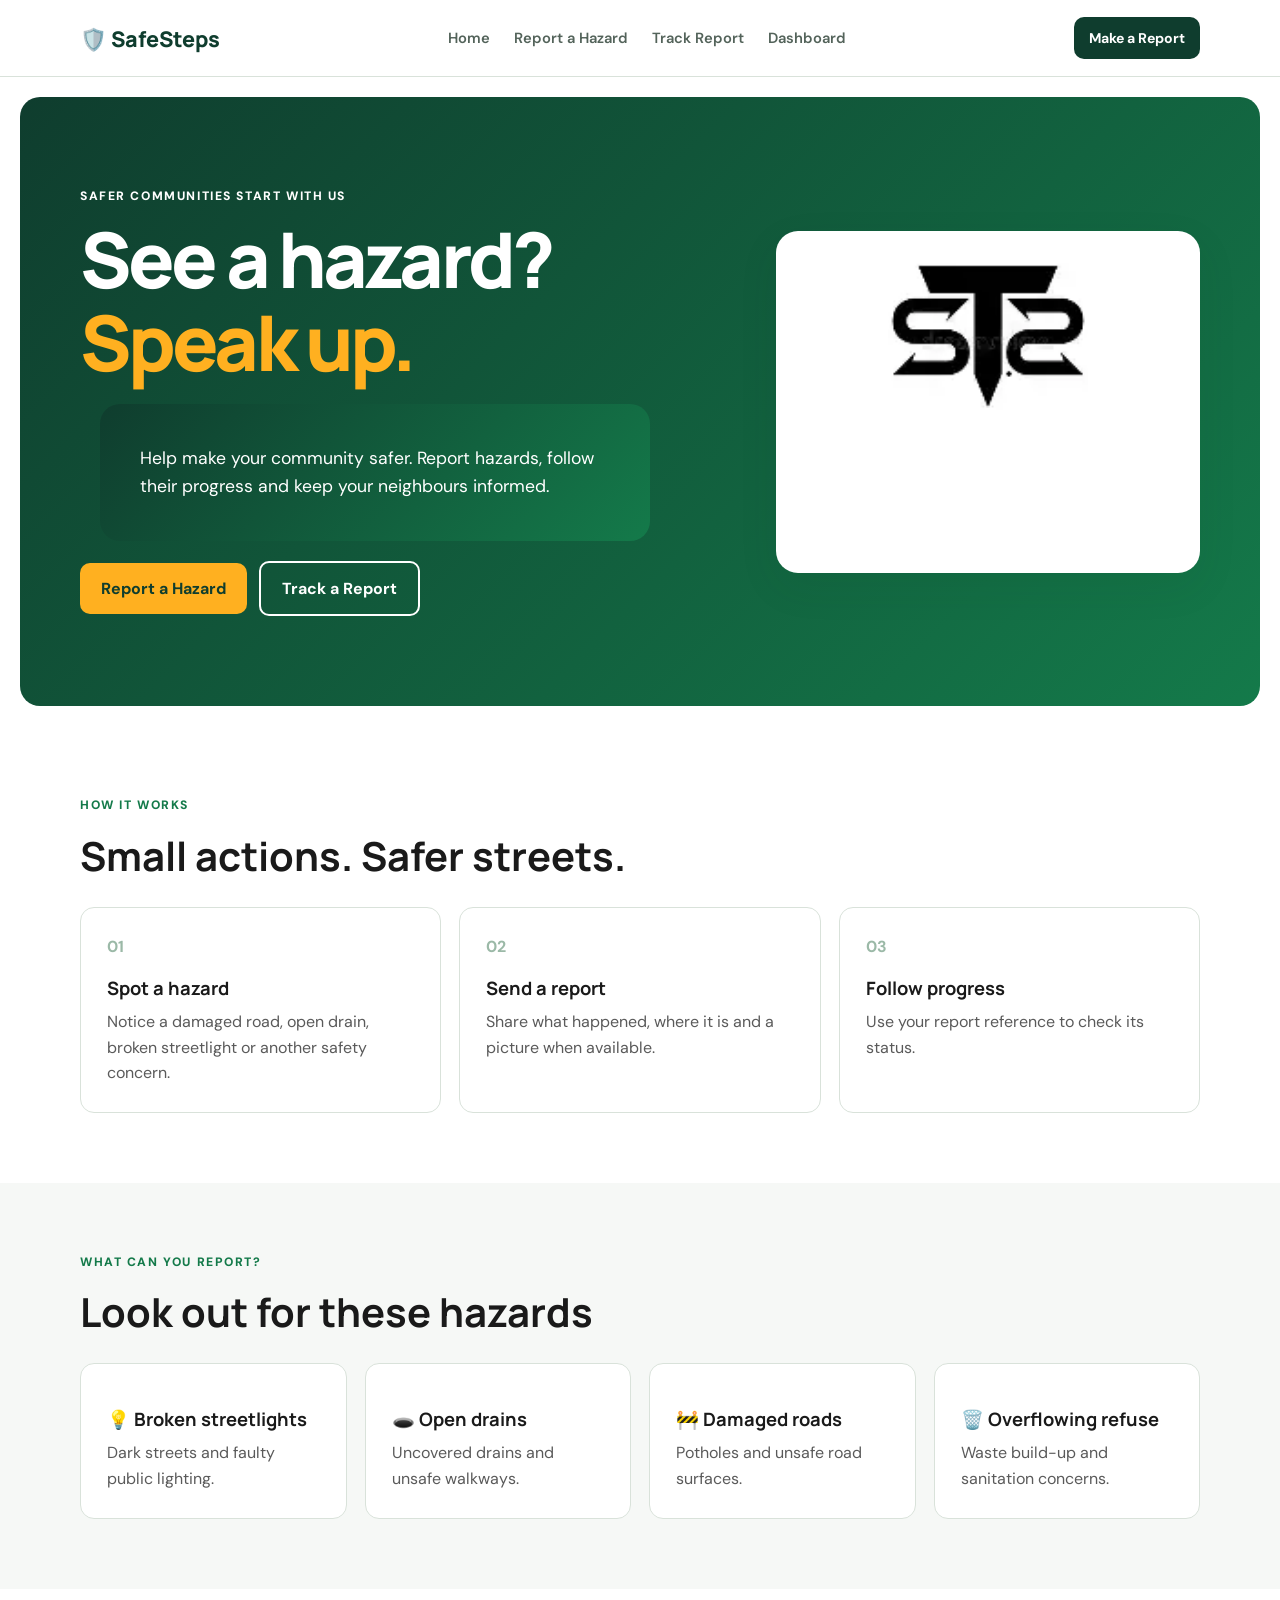
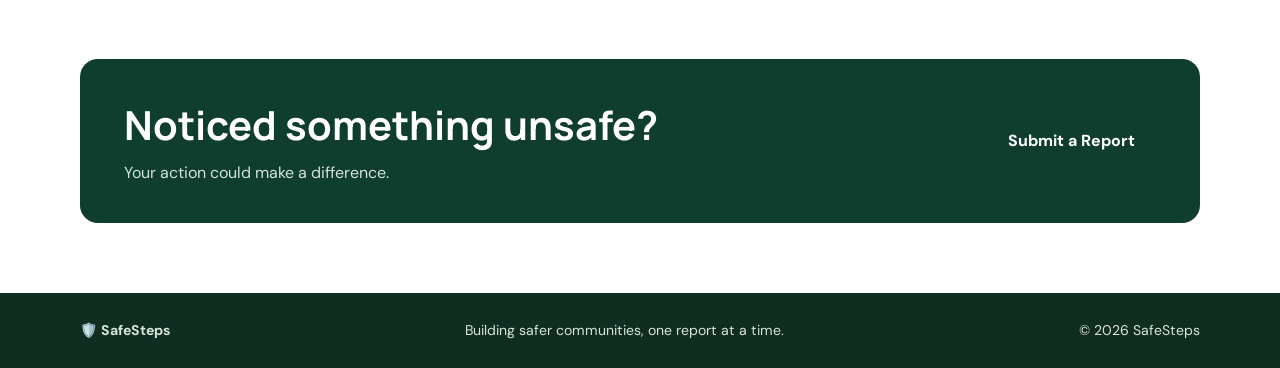
<file: index.html>
<!DOCTYPE html>
<html lang="en">
<head>
  <meta charset="UTF-8">
  <meta name="viewport" content="width=device-width, initial-scale=1.0">
  <title>SafeSteps | Community Hazard Reporting</title>
  <link rel="stylesheet" href="css/design.css">
</head>
<body>

  <header class="site-header">
    <nav class="container navbar">
      <a class="logo" href="index.html">🛡️ SafeSteps</a>
      <ul class="nav-links">
        <li><a href="index.html">Home</a></li>
        <li><a href="reports.html">Report a Hazard</a></li>
        <li><a href="track.html">Track Report</a></li>
        <li><a href="dashboard.html">Dashboard</a></li>
      </ul>
      <a class="button small" href="reports.html">Make a Report</a>
    </nav>
  </header>

  <main>
    <!-- HERO -->
    <section class="hero">
      <div class="container hero-inner">
        <div>
          <p class="eyebrow">SAFER COMMUNITIES START WITH US</p>
          <h1>See a hazard?<br><span>Speak up.</span></h1>
          <p class="intro">Help make your community safer. Report hazards, follow their progress and keep your neighbours informed.</p>
          <a class="button" href="reports.html">Report a Hazard</a>
          <a class="button outline" href="track.html">Track a Report</a>
        </div>

        <div class="hero-box">
          <img src="images/logo.png" alt="SafeSteps Logo" class="hero-logo">
          <h2>A safer neighbourhood takes all of us.</h2>
          <p>Notice it. Report it. Track it.</p>
        </div>
      </div>
    </section>

    <!-- HOW IT WORKS -->
    <section class="section container">
      <p class="eyebrow">HOW IT WORKS</p>
      <h2>Small actions. Safer streets.</h2>

      <div class="cards">
        <article class="card">
          <b>01</b>
          <h3>Spot a hazard</h3>
          <p>Notice a damaged road, open drain, broken streetlight or another safety concern.</p>
        </article>

        <article class="card">
          <b>02</b>
          <h3>Send a report</h3>
          <p>Share what happened, where it is and a picture when available.</p>
        </article>

        <article class="card">
          <b>03</b>
          <h3>Follow progress</h3>
          <p>Use your report reference to check its status.</p>
        </article>
      </div>
    </section>

    <!-- WHAT CAN YOU REPORT -->
    <section class="section soft">
      <div class="container">
        <p class="eyebrow">WHAT CAN YOU REPORT?</p>
        <h2>Look out for these hazards</h2>

        <div class="cards four">
          <article class="card">
            <h3>💡 Broken streetlights</h3>
            <p>Dark streets and faulty public lighting.</p>
          </article>

          <article class="card">
            <h3>🕳️ Open drains</h3>
            <p>Uncovered drains and unsafe walkways.</p>
          </article>

          <article class="card">
            <h3>🚧 Damaged roads</h3>
            <p>Potholes and unsafe road surfaces.</p>
          </article>

          <article class="card">
            <h3>🗑️ Overflowing refuse</h3>
            <p>Waste build-up and sanitation concerns.</p>
          </article>
        </div>
      </div>
    </section>

    <!-- CALLOUT -->
    <section class="container callout">
      <div>
        <h2>Noticed something unsafe?</h2>
        <p>Your action could make a difference.</p>
      </div>
      <a class="button light" href="reports.html">Submit a Report</a>
    </section>
  </main>

  <footer>
    <div class="container footer">
      <strong>🛡️ SafeSteps</strong>
      <span>Building safer communities, one report at a time.</span>
      <span>© 2026 SafeSteps</span>
    </div>
  </footer>
<script src="script.js"></script>
</body>
</html>
</file>
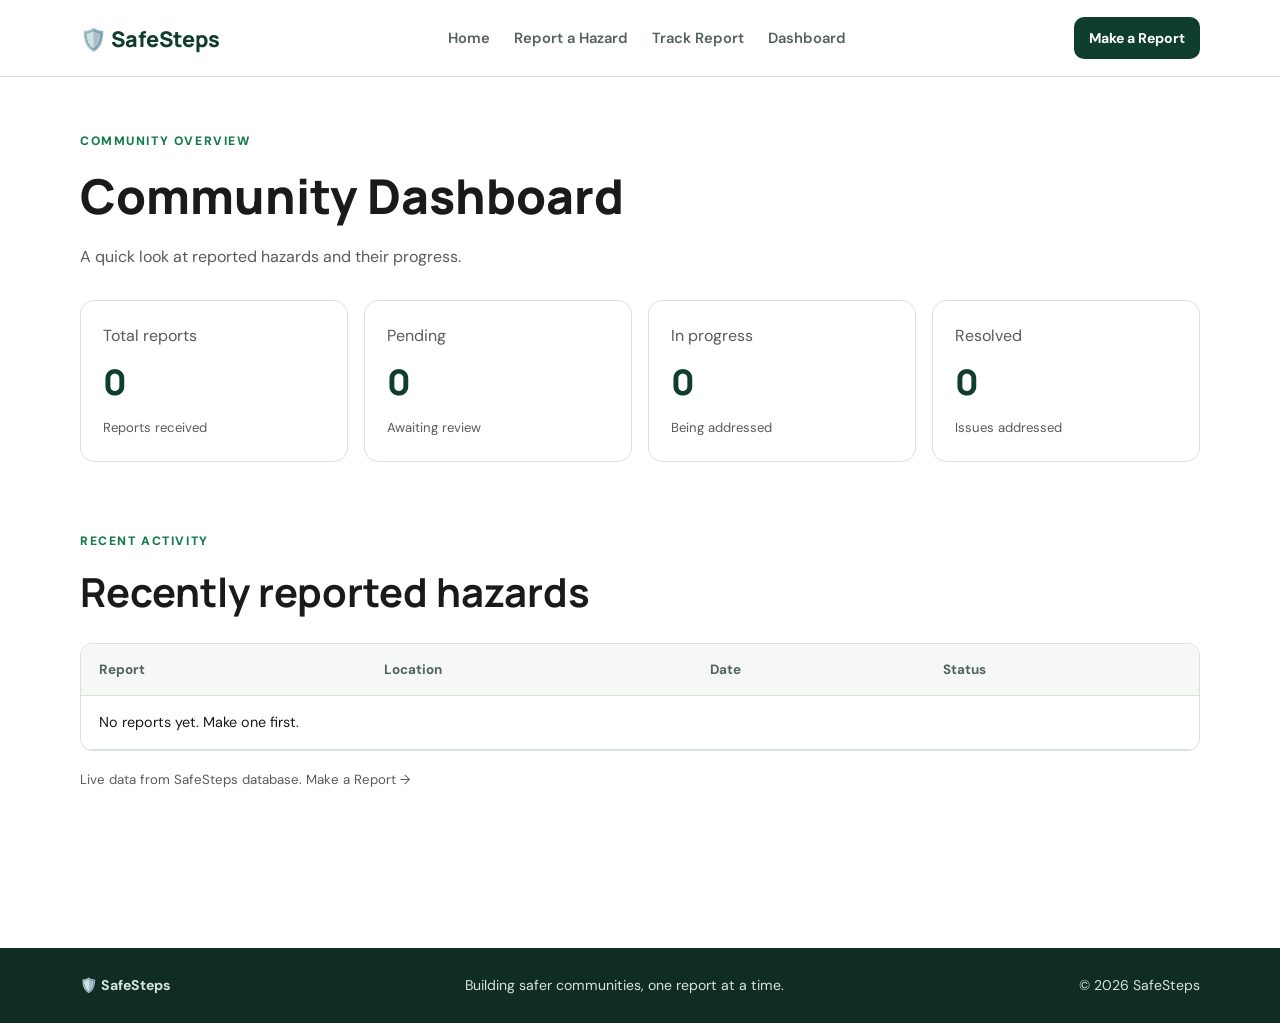
<file: dashboard.html>
<!DOCTYPE html>
<html lang="en">
<head>
  <meta charset="UTF-8">
  <meta name="viewport" content="width=device-width, initial-scale=1.0">
  <title>Dashboard | SafeSteps</title>
  <link rel="stylesheet" href="css/design.css">
</head>
<body>

  <header class="site-header">
    <nav class="container navbar">
      <a class="logo" href="index.html">🛡️ SafeSteps</a>
      <ul class="nav-links">
        <li><a href="index.html">Home</a></li>
        <li><a href="reports.html">Report a Hazard</a></li>
        <li><a href="track.html">Track Report</a></li>
        <li><a href="dashboard.html">Dashboard</a></li>
      </ul>
      <a class="button small" href="reports.html">Make a Report</a>
    </nav>
  </header>

  <main class="container page">
    <p class="eyebrow">COMMUNITY OVERVIEW</p>
    <h1>Community Dashboard</h1>
    <p class="muted">A quick look at reported hazards and their progress.</p>

    <div class="stats">
      <article class="stat">
        <p>Total reports</p>
        <strong id="totalCount">...</strong>
        <span>Reports received</span>
      </article>
      <article class="stat">
        <p>Pending</p>
        <strong id="pendingCount">...</strong>
        <span>Awaiting review</span>
      </article>
      <article class="stat">
        <p>In progress</p>
        <strong id="progressCount">...</strong>
        <span>Being addressed</span>
      </article>
      <article class="stat">
        <p>Resolved</p>
        <strong id="resolvedCount">...</strong>
        <span>Issues addressed</span>
      </article>
    </div>

    <section class="section">
      <p class="eyebrow">RECENT ACTIVITY</p>
      <h2>Recently reported hazards</h2>
      <div class="table-wrap">
        <table>
          <thead>
            <tr>
              <th>Report</th>
              <th>Location</th>
              <th>Date</th>
              <th>Status</th>
            </tr>
          </thead>
          <tbody id="reportsTable">
            <tr><td colspan="4">Loading live reports...</td></tr>
          </tbody>
        </table>
      </div>
      <p class="hint">Live data from SafeSteps database. <a href="reports.html">Make a Report →</a></p>
    </section>
  </main>

  <footer>
    <div class="container footer">
      <strong>🛡️ SafeSteps</strong>
      <span>Building safer communities, one report at a time.</span>
      <span>© 2026 SafeSteps</span>
    </div>
  </footer>

<script>
async function loadDashboard() {
  try {
    const res = await fetch('get_reports.php');
    const data = await res.json();
    if (!data.success) throw new Error('Failed');
    // ... your existing code to fill counts/table ...
  } catch(e) {
    // Fallback: use reports saved in browser
    const reports = JSON.parse(localStorage.getItem('safesteps_reports') || '[]');
    document.getElementById('totalCount').textContent = reports.length;
    document.getElementById('pendingCount').textContent = reports.filter(r=>r.status==='Pending').length;
    document.getElementById('progressCount').textContent = reports.filter(r=>r.status==='In Progress').length;
    document.getElementById('resolvedCount').textContent = reports.filter(r=>r.status==='Resolved').length;
    const tbody = document.getElementById('reportsTable');
    if (reports.length === 0) {
      tbody.innerHTML = '<tr><td colspan="4">No reports yet. Make one first.</td></tr>';
      return;
    }
    tbody.innerHTML = reports.map(r => `<tr><td>${r.title}<br><small>${r.id}</small></td><td>-</td><td>${r.date}</td><td><span class="status">${r.status}</span></td></tr>`).join('');
  }
}
loadDashboard();
</script>
</body>
</html>
</file>
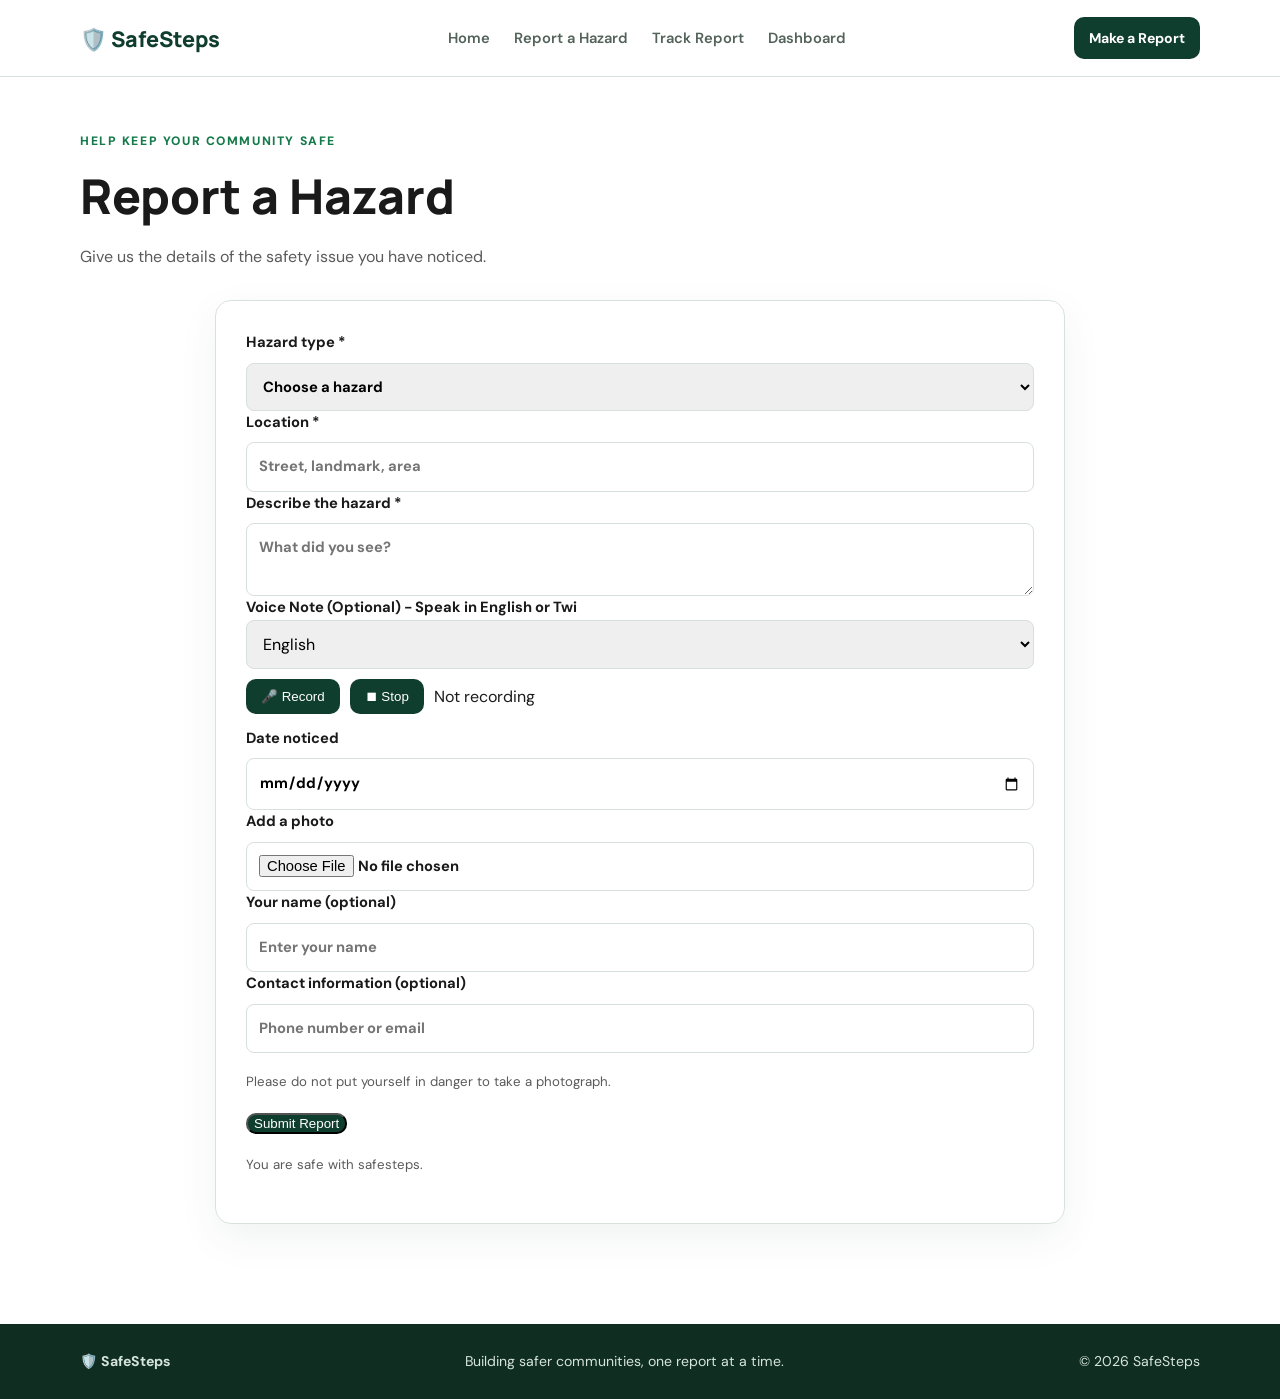
<file: reports.html>
<!DOCTYPE html>
<html lang="en">
<head>
  <meta charset="UTF-8">
  <meta name="viewport" content="width=device-width, initial-scale=1.0">
  <title>Report a Hazard | SafeSteps</title>
  <link rel="stylesheet" href="css/design.css">
</head>
<body>

  <header class="site-header">
    <nav class="container navbar">
      <a class="logo" href="index.html">🛡️ SafeSteps</a>
      <ul class="nav-links">
        <li><a href="index.html">Home</a></li>
        <li><a href="reports.html">Report a Hazard</a></li>
        <li><a href="track.html">Track Report</a></li>
        <li><a href="dashboard.html">Dashboard</a></li>
      </ul>
      <a class="button small" href="reports.html">Make a Report</a>
    </nav>
  </header>

  <main class="container page">
    <p class="eyebrow">HELP KEEP YOUR COMMUNITY SAFE</p>
    <h1>Report a Hazard</h1>
    <p class="muted">Give us the details of the safety issue you have noticed.</p>

      <form class="form" id="reportForm">

        <label>
          Hazard type *
         <select id="hazardType" name="hazard_type" required>
            <option value="">Choose a hazard</option>
            <option>Broken streetlight</option>
            <option>Open drain</option>
            <option>Damaged road</option>
            <option>Overflowing refuse</option>
            <option>Fallen electric pole</option>
            <option>Flood-prone area</option>
            <option>Other</option>
          </select>
        </label>

        <label>
          Location *
          <input id="location" name="location" type="text" placeholder="Street, landmark, area" required>
        </label>

        <label class="wide">
          Describe the hazard *
          <textarea id="description" name="description" placeholder="What did you see?" required></textarea>
        </label>

        <div class="form-group">
          <label>Voice Note (Optional) - Speak in English or Twi</label>
          <select id="spokenLanguage" name="spoken_language">
            <option value="English">English</option>
            <option value="Twi">Twi</option>
          </select>
          <div style="margin-top:10px; display:flex; gap:10px; align-items:center;">
            <button type="button" id="recordBtn" style="background:#e63946; color:white; border:none; padding:10px 15px; border-radius:8px; cursor:pointer;">🎤 Record</button>
            <button type="button" id="stopBtn" disabled style="background:#333; color:white; border:none; padding:10px 15px; border-radius:8px; cursor:pointer;">⏹ Stop</button>
            <span id="recordStatus">Not recording</span>
          </div>
          <audio id="audioPlayback" controls style="display:none; margin-top:10px; width:100%;"></audio>
          <p id="voiceNoteInfo" style="font-size:13px; color:green;"></p>
        </div>

        <label>
          Date noticed
          <input id="dateNoticed" name="date" type="date">
        </label>

        <label>
          Add a photo
          <input name="photo" type="file" accept="image/*">
        </label>

        <label>
          Your name (optional)
          <input id="reporterName" name="reporter_name" type="text" placeholder="Enter your name">
        </label>

        <label>
          Contact information (optional)
          <input name="contact" type="text" placeholder="Phone number or email">
        </label>

      <p class="hint">Please do not put yourself in danger to take a photograph.</p>
      <button id="submitBtn" type="submit">Submit Report</button>
      <p class="hint">You are safe with safesteps.</p>
      <div id="submitResult" style="margin-top:15px; display:none; padding:15px; border-radius:10px; background:#e8f5e9;"></div>
    </form>
  </main>

  <footer>
    <div class="container footer">
      <strong>🛡️ SafeSteps</strong>
      <span>Building safer communities, one report at a time.</span>
      <span>© 2026 SafeSteps</span>
    </div>
  </footer>

<script>
let mediaRecorder;
let audioChunks = [];
let audioBlob = null;
const recordBtn = document.getElementById('recordBtn');
const stopBtn = document.getElementById('stopBtn');
const recordStatus = document.getElementById('recordStatus');
const audioPlayback = document.getElementById('audioPlayback');
const voiceNoteInfo = document.getElementById('voiceNoteInfo');
recordBtn.onclick = async () => {
  try {
    const stream = await navigator.mediaDevices.getUserMedia({ audio: true });
    mediaRecorder = new MediaRecorder(stream);
    audioChunks = [];
    mediaRecorder.ondataavailable = e => audioChunks.push(e.data);
    mediaRecorder.onstop = () => {
      audioBlob = new Blob(audioChunks, { type: 'audio/webm' });
      audioPlayback.src = URL.createObjectURL(audioBlob);
      audioPlayback.style.display = 'block';
      voiceNoteInfo.textContent = "Voice note recorded in " + document.getElementById('spokenLanguage').value + " - ready to submit.";
    };
    mediaRecorder.start();
    recordStatus.textContent = "🔴 Recording... Speak now in " + document.getElementById('spokenLanguage').value;
    recordBtn.disabled = true;
    stopBtn.disabled = false;
  } catch (err) { alert("Please allow microphone access to record voice note."); }
};
stopBtn.onclick = () => {
  mediaRecorder.stop();
  recordStatus.textContent = "Recording stopped. Listen below.";
  recordBtn.disabled = false;
  stopBtn.disabled = true;
};

// SUBMIT - try server first, fallback to localStorage so it works on Render
document.getElementById('reportForm').addEventListener('submit', async (e) => {
  e.preventDefault();
  const btn = document.getElementById('submitBtn');
  const resultDiv = document.getElementById('submitResult');
  btn.disabled = true; btn.textContent = 'Submitting...';
  const formData = new FormData(e.target);

  const saveLocal = () => {
    const ref = 'ST-' + Math.floor(1000 + Math.random() * 9000);
    const reports = JSON.parse(localStorage.getItem('safesteps_reports') || '[]');
    reports.push({
      id: ref,
      reference_number: ref,
      title: document.getElementById('hazardType').value,
      hazard_type: document.getElementById('hazardType').value,
      location: document.getElementById('location').value,
      description: document.getElementById('description').value,
      desc: document.getElementById('description').value,
      status: 'Pending',
      date: new Date().toLocaleDateString(),
      created_at: new Date().toISOString()
    });
    localStorage.setItem('safesteps_reports', JSON.stringify(reports));
    return ref;
  };

  try {
    const res = await fetch('submit.php', { method: 'POST', body: formData });
    const data = await res.json();
    if (data.success) {
      resultDiv.style.display = 'block';
      resultDiv.style.background = '#e8f5e9';
      resultDiv.innerHTML = `<h3>✅ Report Submitted!</h3><p>Your reference number is: <b style="font-size:18px;">${data.reference_number}</b></p><p>Save this number to track your report.</p><p><a href="track.html?ref=${data.reference_number}">Track it now →</a></p>`;
      e.target.reset();
    } else {
      throw new Error('server failed');
    }
  } catch (err) {
    // Fallback - works on Render
    const ref = saveLocal();
    resultDiv.style.display = 'block';
    resultDiv.style.background = '#e8f5e9';
    resultDiv.innerHTML = `<h3>✅ Report Submitted!</h3><p>Your reference number is: <b style="font-size:18px;">${ref}</b></p><p>Save this number to track your report.</p><p><a href="track.html?ref=${ref}">Track it now →</a></p>`;
    e.target.reset();
  }
  btn.disabled = false; btn.textContent = 'Submit Report';
});
</script>
</body>
</html>
</file>
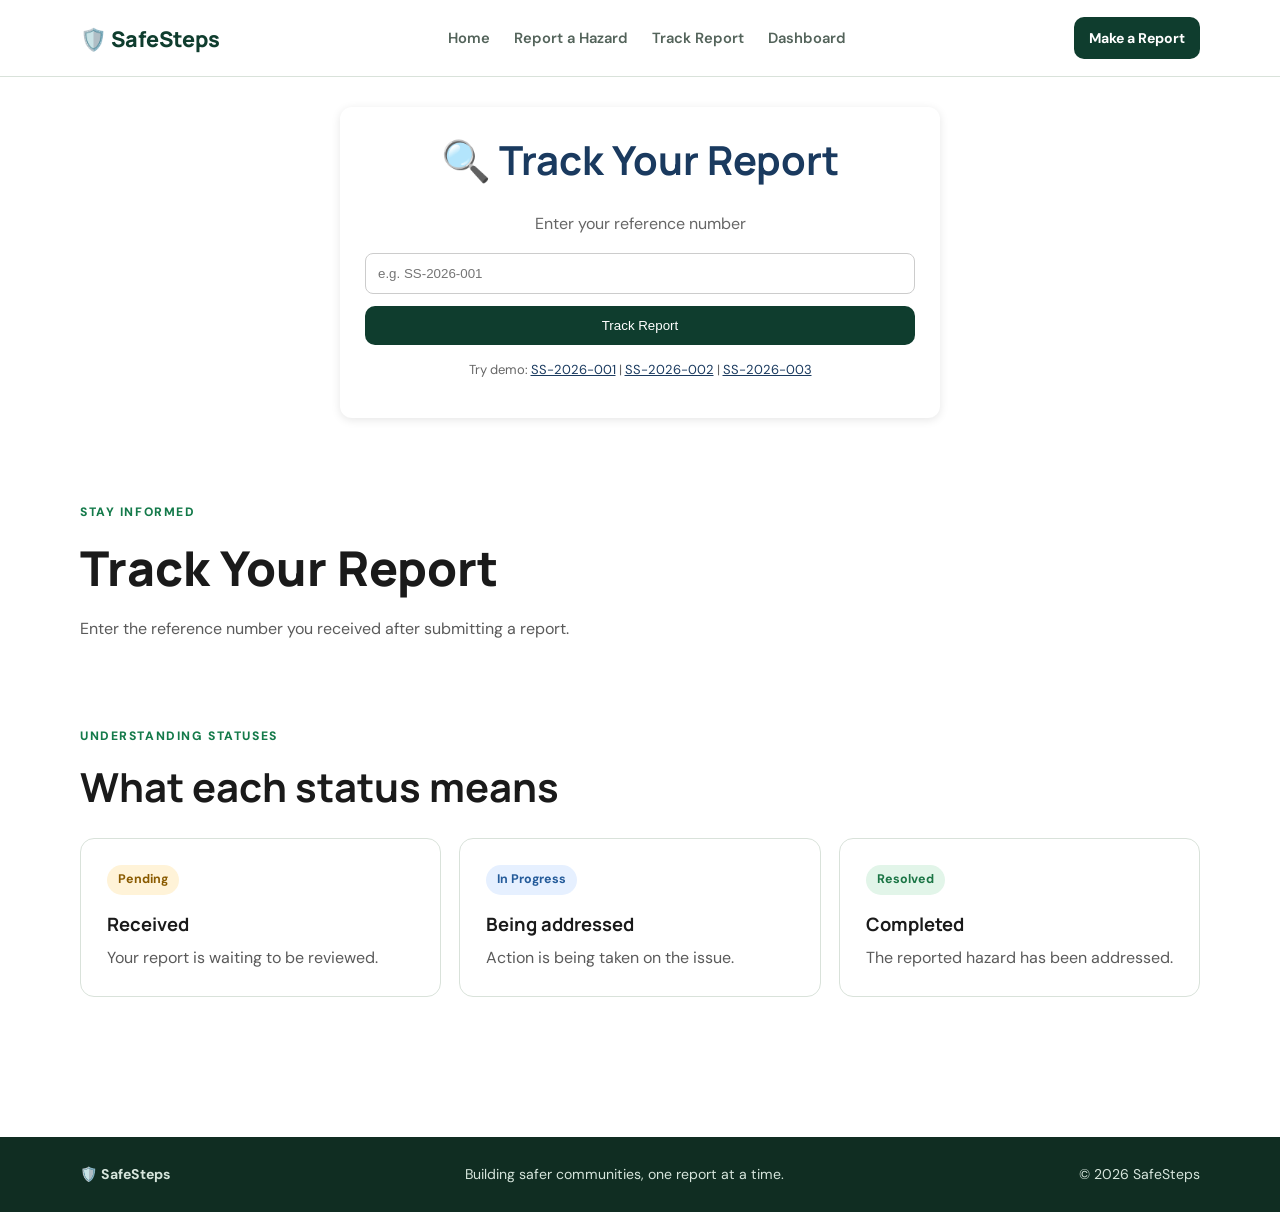
<file: track.html>
<!DOCTYPE html>
<html lang="en">
<head>
  <meta charset="UTF-8">
  <meta name="viewport" content="width=device-width, initial-scale=1.0">
  <title>Track a Report | SafeSteps</title>
  <link rel="stylesheet" href="css/design.css">
</head>
<body>

  <header class="site-header">
    <nav class="container navbar">
      <a class="logo" href="index.html">🛡️ SafeSteps</a>
      <ul class="nav-links">
        <li><a href="index.html">Home</a></li>
        <li><a href="reports.html">Report a Hazard</a></li>
        <li><a href="track.html">Track Report</a></li>
        <li><a href="dashboard.html">Dashboard</a></li>
      </ul>
      <a class="button small" href="reports.html">Make a Report</a>
    </nav>
  </header>

  <div class="container" style="max-width:600px; margin:30px auto; background:white; padding:25px; border-radius:12px; box-shadow:0 2px 10px rgba(0,0,0,0.1);">
  <h2 style="text-align:center; color:#1a3a5f;">🔍 Track Your Report</h2>
  <p style="text-align:center; color:#666;">Enter your reference number</p>

  <input type="text" id="refInput" placeholder="e.g. SS-2026-001" style="width:100%; padding:12px; border:1px solid #ccc; border-radius:8px; box-sizing:border-box;">
  <button type="button" onclick="trackReport()" style="width:100%; margin-top:12px; padding:12px; background:#1a3a5f; color:white; border:none; border-radius:8px; cursor:pointer;">Track Report</button>

  <div id="result" class="result" style="margin-top:20px; padding:15px; border-radius:10px; background:#eef4ff; display:none;"></div>

  <p style="margin-top:15px; font-size:13px; color:#666; text-align:center;">Try demo: <span onclick="tryDemo('SS-2026-001')" style="color:#1a3a5f; cursor:pointer; text-decoration:underline;">SS-2026-001</span> | <span onclick="tryDemo('SS-2026-002')" style="color:#1a3a5f; cursor:pointer; text-decoration:underline;">SS-2026-002</span> | <span onclick="tryDemo('SS-2026-003')" style="color:#1a3a5f; cursor:pointer; text-decoration:underline;">SS-2026-003</span></p>
</div>

<style>
  .badge { display:inline-block; padding:5px 12px; border-radius:20px; color:white; font-size:13px; font-weight:bold; }
  .Pending { background:#e67e22; }
  .InProgress { background:#2980b9; }
  .Resolved { background:#27ae60; }
  .row { margin:8px 0; }
  .label { font-weight:bold; }
</style>

  <main class="container page">
    <p class="eyebrow">STAY INFORMED</p>
    <h1>Track Your Report</h1>
    <p class="muted">Enter the reference number you received after submitting a report.</p>

    <section class="section">
      <p class="eyebrow">UNDERSTANDING STATUSES</p>
      <h2>What each status means</h2>
      <div class="cards">
        <article class="card">
          <span class="status pending">Pending</span>
          <h3>Received</h3>
          <p>Your report is waiting to be reviewed.</p>
        </article>
        <article class="card">
          <span class="status progress">In Progress</span>
          <h3>Being addressed</h3>
          <p>Action is being taken on the issue.</p>
        </article>
        <article class="card">
          <span class="status resolved">Resolved</span>
          <h3>Completed</h3>
          <p>The reported hazard has been addressed.</p>
        </article>
      </div>
    </section>
  </main>

  <footer>
    <div class="container footer">
      <strong>🛡️ SafeSteps</strong>
      <span>Building safer communities, one report at a time.</span>
      <span>© 2026 SafeSteps</span>
    </div>
  </footer>

<script>
function tryDemo(ref){
  document.getElementById('refInput').value = ref;
  trackReport();
}

function showResult(data){
  const result = document.getElementById('result');
  result.style.display = 'block';
  const hazard = data.hazard_type || data.type || '';
  const desc = data.description || '';
  const reporter = data.reporter_name || '';
  const created = data.created_at ? new Date(data.created_at).toLocaleDateString() : '';
  const status = data.status || 'Pending';
  const color = status === 'Resolved' ? '#27ae60' : status === 'In Progress' ? '#2980b9' : '#e67e22';
  result.innerHTML = `
    <div style="background:#e8f5e9;padding:20px;border-radius:12px;text-align:left">
      <h3>✅ Report ${data.reference_number || data.id} Found!</h3>
      <p><b>Hazard:</b> ${hazard}</p>
      <p><b>Location:</b> ${data.location || ''}</p>
      ${reporter ? `<p><b>Reporter:</b> ${reporter}</p>` : ''}
      ${desc ? `<p><b>Description:</b> ${desc}</p>` : ''}
      ${created ? `<p><b>Reported:</b> ${created}</p>` : ''}
      <p><b>Status:</b> <span style="background:${color};color:white;padding:4px 10px;border-radius:20px;">${status}</span></p>
    </div>`;
}

async function trackReport(){
  const ref = document.getElementById('refInput').value.trim().toUpperCase();
  const result = document.getElementById('result');
  if(!ref){ alert('Please enter a reference number'); return; }
  result.style.display = 'block';
  result.innerHTML = `<p>Searching for ${ref}...</p>`;

  // 1. Try REAL database first - this is the fix
  try{
    const res = await fetch('track.php?ref=' + encodeURIComponent(ref));
    const data = await res.json();
    if(data && data.reference_number){
      showResult(data);
      return;
    }
  }catch(e){ console.log('Server failed', e); }

  // 2. Fallback: localStorage reports from reports.html
  try{
    const reports = JSON.parse(localStorage.getItem('safesteps_reports') || '[]');
    const found = reports.find(r => (r.id || r.reference_number || '').toUpperCase() === ref);
    if(found){
      showResult({ reference_number: found.id || found.reference_number, hazard_type: found.type || found.hazard_type, location: found.location, description: found.description, status: found.status });
      return;
    }
  }catch(e){}

  result.innerHTML = `<p style="color:red">❌ Report ${ref} not found. Try SS-2026-001, SS-2026-002 or SS-2026-003</p>`;
}
</script>

</body>
</html>
</file>
<file: css/design.css>
@import url('https://fonts.googleapis.com/css2?family=DM+Sans:wght@400;500;600;700&family=Manrope:wght@500;600;700;800&display=swap');

:root {
  --green: #147A4A;
  --dark: #0F3D2E;
  --ink: #1A1A1A;
  --muted: #5A5A5A;
  --line: #D9E2DA;
  --soft: #F6F8F6;
  --pale: #EAF3ED;
  --amber: #FFB020;
  --white: #FFFFFF;
}

* {
  box-sizing: border-box;
}

body {
  margin: 0;
  font-family: 'DM Sans', Arial, sans-serif;
  color: var(--ink);
  line-height: 1.6;
}

a {
  text-decoration: none;
  color: inherit;
}

.container {
  width: min(1120px, calc(100% - 40px));
  margin: auto;
}

/* ---------- HEADER / NAV ---------- */
.site-header {
  border-bottom: 1px solid var(--line);
  background: white;
}

.navbar {
  min-height: 76px;
  display: flex;
  align-items: center;
  justify-content: space-between;
  gap: 22px;
}

.logo {
  font: 800 1.35rem Manrope, sans-serif;
  color: var(--dark);
  white-space: nowrap;
}

.nav-links {
  display: flex;
  gap: 24px;
  list-style: none;
  padding: 0;
  margin: 0;
}

.nav-links a {
  font-size: .92rem;
  font-weight: 600;
  color: #53635a;
}

.nav-links a:hover {
  color: var(--green);
}

/* ---------- BUTTONS ---------- */
.button {
  display: inline-block;
  background: var(--green);
  color: white;
  border: 0;
  border-radius: 9px;
  padding: 13px 21px;
  font-weight: 700;
  cursor: pointer;
}

.button:hover {
  background: var(--dark);
}

.button.small {
  padding: 10px 15px;
  font-size: .88rem;
}

.button.outline {
  background: transparent;
  color: var(--green);
  border: 1px solid #b8d5c5;
  margin-left: 8px;
}

.button.light {
  background: white;
  color: var(--dark);
}

/* ---------- HERO ---------- */
.hero {
  background: linear-gradient(120deg, #f1f8f3, #f8fbf8 60%, #e6f2e9);
}

.hero-inner {
  min-height: 500px;
  display: grid;
  grid-template-columns: 1.2fr .8fr;
  align-items: center;
  gap: 60px;
  padding-top: 50px;
  padding-bottom: 50px;
}

.eyebrow {
  font-size: .76rem;
  font-weight: 800;
  letter-spacing: .13em;
  color: var(--green);
  margin: 0 0 12px;
}

.hero h1 {
  font: 800 clamp(3rem, 6vw, 5rem)/1.08 Manrope, sans-serif;
  letter-spacing: -.05em;
  margin: 0;
}

.hero h1 span {
  color: var(--green);
}

.intro {
  max-width: 550px;
  color: var(--muted);
  font-size: 1.1rem;
  margin: 22px 0 28px;
}

.hero-box {
  padding: 40px;
  border-radius: 22px;
  background: white;
  box-shadow: 0 14px 40px #123c2a14;
}

.shield {
  font-size: 3rem;
}

.hero-box h2 {
  font: 700 2rem Manrope, sans-serif;
}

.hero-box p,
.muted {
  color: var(--muted);
}

/* ---------- SECTIONS / CARDS ---------- */
.section {
  padding-top: 70px;
  padding-bottom: 70px;
}

.section h2,
h2 {
  font: 700 clamp(1.8rem, 4vw, 2.5rem) Manrope, sans-serif;
  margin: 0 0 24px;
}

.cards {
  display: grid;
  grid-template-columns: repeat(3, 1fr);
  gap: 18px;
}

.cards.four {
  grid-template-columns: repeat(4, 1fr);
}

.card {
  padding: 26px;
  border: 1px solid var(--line);
  border-radius: 14px;
  background: white;
}

.card > b {
  color: #9bb9a7;
}

.card h3 {
  font: 700 1.15rem Manrope, sans-serif;
  margin: 16px 0 8px;
}

.card p {
  color: var(--muted);
  margin: 0;
}

.soft {
  background: var(--soft);
}

.callout {
  margin-top: 70px;
  margin-bottom: 70px;
  padding: 38px 44px;
  border-radius: 18px;
  background: var(--dark);
  color: white;
  display: flex;
  justify-content: space-between;
  align-items: center;
  gap: 20px;
}

.callout h2 {
  margin: 0 0 8px;
}

.callout p {
  margin: 0;
  color: #d2e5da;
}

/* ---------- FOOTER ---------- */
footer {
  background: #102d22;
  color: #d6e5dc;
  padding: 26px 0;
}

.footer {
  display: flex;
  justify-content: space-between;
  gap: 18px;
  flex-wrap: wrap;
  font-size: .88rem;
}

/* ---------- PAGE / FORM ---------- */
.page {
  padding-top: 55px;
  padding-bottom: 70px;
  min-height: 70vh;
}

.page h1 {
  font: 800 clamp(2.2rem, 5vw, 3rem) Manrope, sans-serif;
  margin: 0;
}

.form {
  max-width: 850px;
  margin: 30px auto;
  padding: 30px;
  border: 1px solid var(--line);
  border-radius: 16px;
  box-shadow: 0 14px 40px #123c2a10;
}

.form-grid {
  display: grid;
  grid-template-columns: 1fr 1fr;
  gap: 18px;
}

.form label {
  display: flex;
  flex-direction: column;
  gap: 8px;
  font-weight: 700;
  font-size: .92rem;
}

.form input,
.form select,
.form textarea {
  width: 100%;
  padding: 12px;
  border: 1px solid #d7e1da;
  border-radius: 8px;
  font: inherit;
}

.form input:focus,
.form select:focus,
.form textarea:focus {
  outline: 2px solid #b8d5c5;
  border-color: var(--green);
}

.form .wide {
  grid-column: 1 / -1;
}

.hint {
  font-size: .83rem;
  color: var(--muted);
  margin: 18px 0;
}

.track-form {
  max-width: 650px;
}

.track-form label {
  margin-bottom: 18px;
}

/* ---------- STATUS BADGES ---------- */
.status {
  display: inline-block;
  border-radius: 20px;
  padding: 5px 11px;
  font-size: .78rem;
  font-weight: 700;
}

.pending {
  background: #fff3d8;
  color: #8a5b00;
}

.progress {
  background: #e6f0ff;
  color: #245b9a;
}

.resolved {
  background: #e2f5e9;
  color: #1b7545;
}

/* ---------- DASHBOARD STATS / TABLE ---------- */
.stats {
  display: grid;
  grid-template-columns: repeat(4, 1fr);
  gap: 16px;
  margin-top: 30px;
}

.stat {
  padding: 22px;
  border: 1px solid var(--line);
  border-radius: 14px;
}

.stat p,
.stat span {
  color: var(--muted);
  margin: 0;
}

.stat strong {
  display: block;
  font: 800 2.2rem Manrope;
  color: var(--dark);
  margin: 8px 0;
}

.stat span {
  font-size: .82rem;
}

.table-wrap {
  overflow-x: auto;
  border: 1px solid var(--line);
  border-radius: 12px;
}

table {
  width: 100%;
  border-collapse: collapse;
  min-width: 570px;
  text-align: left;
}

th,
td {
  padding: 15px 18px;
  border-bottom: 1px solid var(--line);
}

th {
  background: var(--soft);
  font-size: .84rem;
  color: #52645a;
}

td {
  font-size: .9rem;
}

/* ---------- RESPONSIVE ---------- */
@media (max-width: 850px) {
  .nav-links {
    gap: 12px;
  }

  .navbar > .button {
    display: none;
  }

  .cards.four {
    grid-template-columns: repeat(2, 1fr);
  }

  .stats {
    grid-template-columns: repeat(2, 1fr);
  }
}

@media (max-width: 650px) {
  .container {
    width: calc(100% - 30px);
  }

  .navbar {
    align-items: flex-start;
    flex-direction: column;
    padding: 17px 0;
  }

  .nav-links {
    flex-wrap: wrap;
    gap: 10px 18px;
  }

  .nav-links a {
    font-size: .84rem;
  }

  .hero-inner {
    grid-template-columns: 1fr;
    padding: 45px 0;
    gap: 30px;
  }

  .hero h1 {
    font-size: 3.2rem;
  }

  .cards,
  .cards.four {
    grid-template-columns: 1fr;
  }

  .callout {
    align-items: flex-start;
    flex-direction: column;
    padding: 28px;
    margin-top: 45px;
    margin-bottom: 45px;
  }

  .form {
    padding: 20px;
  }

  .form-grid {
    grid-template-columns: 1fr;
  }

  .form .wide {
    grid-column: auto;
  }

  .stats {
    grid-template-columns: 1fr 1fr;
  }

  .footer {
    flex-direction: column;
  }
}

/* Professional polish - buttons + cards */
a.button, button, .btn, input[type="submit"] {
  background: var(--dark) !important;
  color: white !important;
  border-radius: 10px !important;
  transition: 0.3s;
}
a.button:hover, button:hover {
  background: var(--green) !important;
  transform: translateY(-2px);
}

/* Make hero section look professional */
.hero, .hero-section, .intro {
  background: linear-gradient(135deg, #0F3D2E 0%, #147A4A 100%) !important;
  color: white !important;
  border-radius: 20px !important;
  padding: 40px !important;
  margin: 20px !important;
}
.hero h1, .hero h2, .hero p {
  color: white !important;
}
.hero span, .hero em {
  color: #FFB020 !important;
}

/* Fix hero buttons - make them pop */
.hero a.button, .hero button, .hero .btn {
  background: #FFB020 !important;
  color: #0F3D2E !important;
  font-weight: 700 !important;
}
.hero a.button:last-child, .hero .btn:last-child {
  background: transparent !important;
  color: white !important;
  border: 2px solid white !important;
}

/* Hero logo in white box */
.hero-box {
  text-align: center !important;
}
.hero-logo {
  width: 140px !important;
  height: auto !important;
  margin-bottom: 10px !important;
}

/* Hero logo - big and centred */
.hero-box {
  text-align: center !important;
  padding: 24px 20px !important;
  display: flex !important;
  flex-direction: column !important;
  align-items: center !important;
  justify-content: center !important;
  min-height: 260px !important;
}
.hero-logo {
  width: 200px !important;
  height: auto !important;
  object-fit: contain !important;
  display: block !important;
  margin-bottom: 16px !important;
}
.hero-box h2 {
  padding: 0 !important;
  margin: 0 0 8px 0 !important;
}
.hero-box p {
  padding: 0 !important;
  margin: 0 !important;
}
</file>
